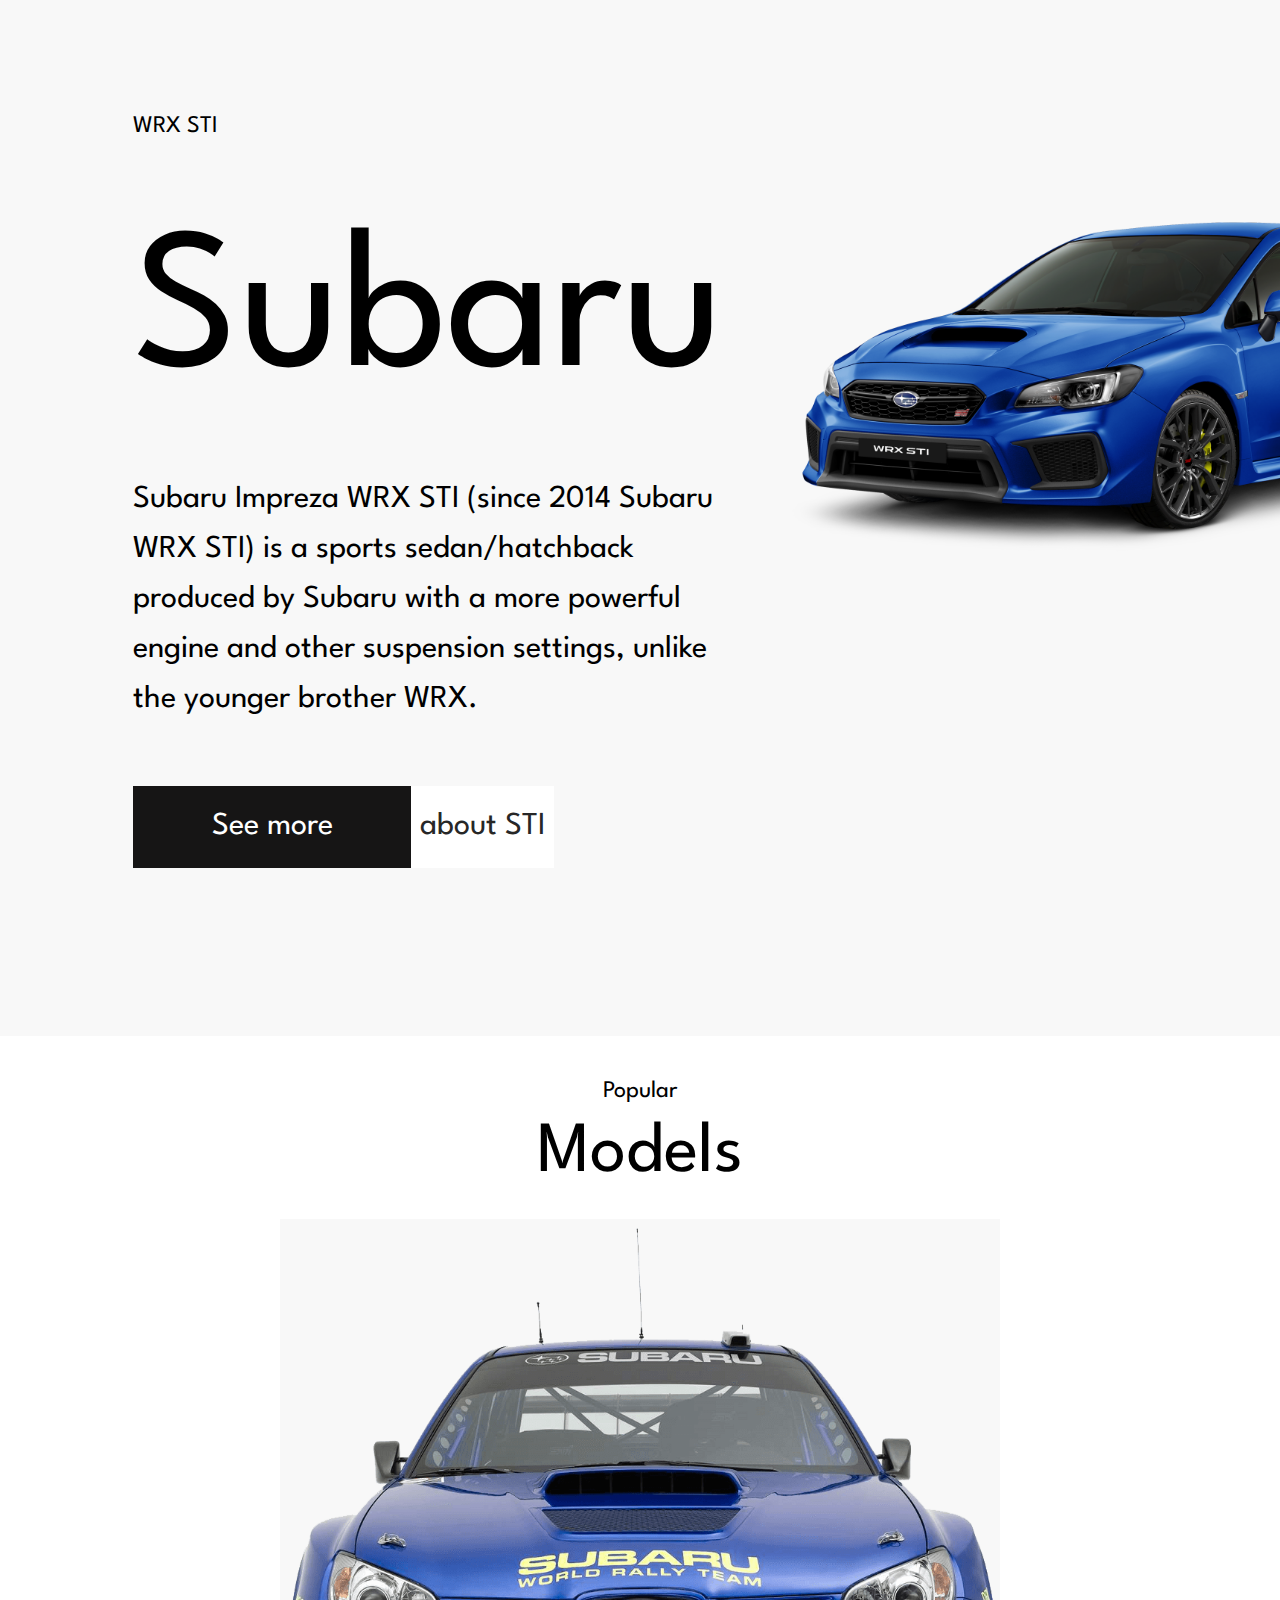
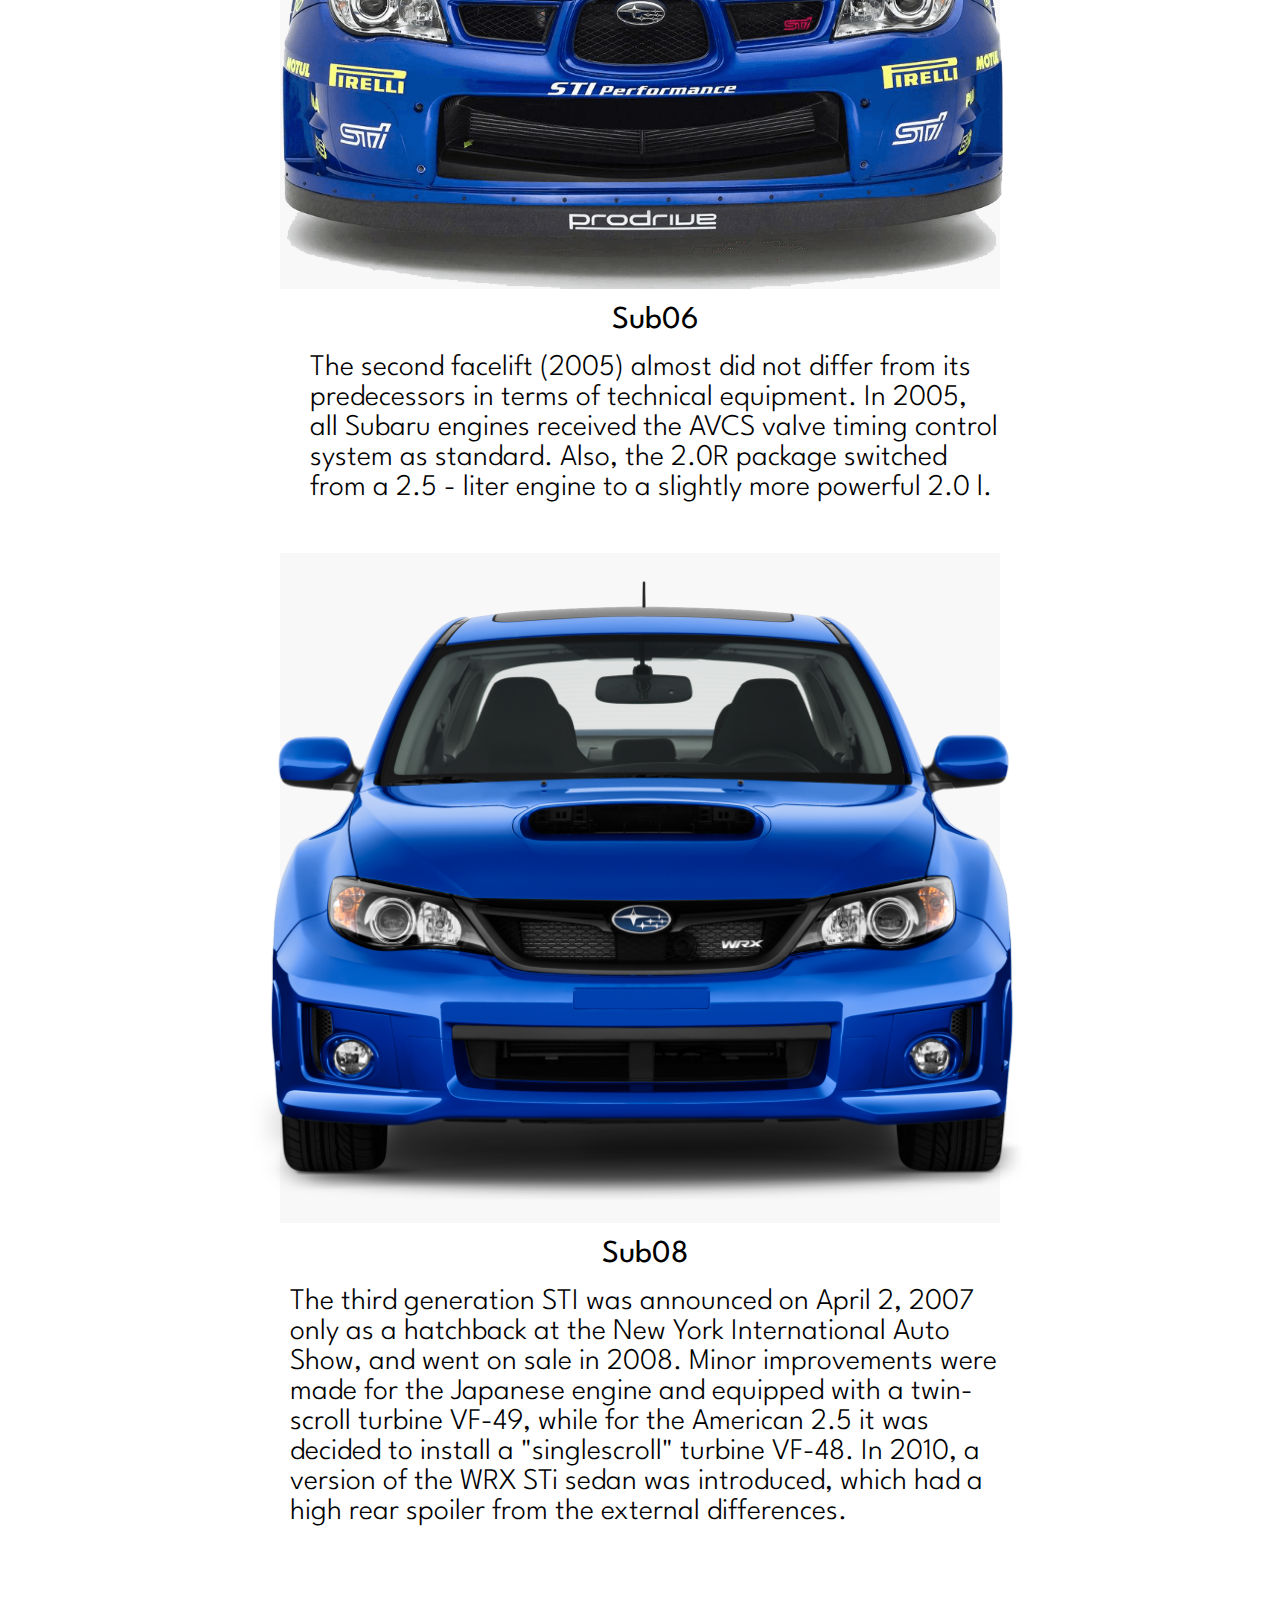
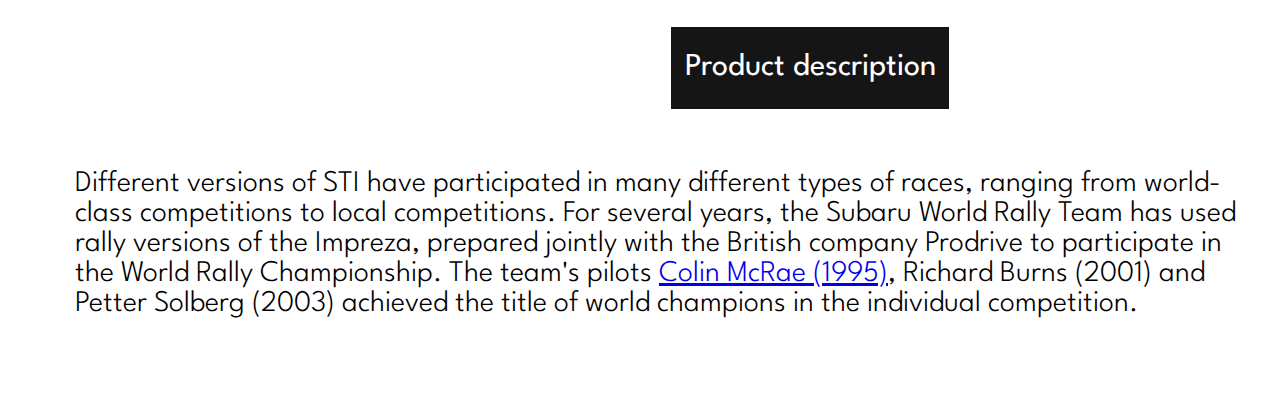
<file: index.html>
<!DOCTYPE html>
<html lang="en">
<head>
    <meta charset="UTF-8">
    <meta http-equiv="X-UA-Compatible" content="IE=edge">
    <meta name="viewport" content="width=device-width, initial-scale=1.0">
    <title>Subaru</title>
    <link rel="preconnect" href="https://fonts.googleapis.com">
<link rel="preconnect" href="https://fonts.gstatic.com" crossorigin>
<link href="https://fonts.googleapis.com/css2?family=League+Spartan:wght@300;400;700&display=swap" rel="stylesheet">
<link rel="stylesheet" href="index.css">
</head>
<body>
    <Header class="header">
        <div class="header-container">
        <div>
            <h1 class="header-title">WRX STI</h1>
             <p class="header-subtitle">Subaru</p>
             <p class="header-description">Subaru Impreza WRX STI (since 2014 Subaru WRX STI) is a sports sedan/hatchback produced by Subaru with a more powerful engine and other suspension settings, unlike the younger brother WRX.</p>
        
             <div class="about-wrapper">
                     <a href="index (3).html" class="about-link">See more</a>
                     <div class="about">about STI</div>
             </div>
        </div>

             <div class="header-img-wrapper">
                  <img 
                    class="header-img"
                     srcset="img/pngegg.png,
                     img/pngegg@2x.png 2x"
                     src="img/pngegg.png" 
                     alt="Model sub805">
            </div>
        </div> 
    </Header>
    <main>
        
        <p class="popular-title">Popular</p>
        <p class="models-title">Models</p>
        <div class="item-wrapper">
             <div class="item-img-wrapper">
               <img 
                 srcset="img/pngegg2.png,
                 img/pngegg2@2x.png 2x"
                 src="img/pngegg2.png" 
                 alt="Model sub06">
             </div>
             <div class="item-size">
        <h2 class="item-title">Sub06</h2>
        <p class="item-description">The second facelift (2005) almost did not differ from its predecessors in terms of technical equipment. In 2005, all Subaru engines received the AVCS valve timing control system as standard. Also, the 2.0R package switched from a 2.5 - liter engine to a slightly more powerful 2.0 l.</p>
    </div>
         </div>

         <div class="item-wrapper08">
             <div class="item-img-wrapper08">
               <img 
                 srcset="img/pngwing3.png,
                   img/pngwing3@2x.png 2x"
                 src="img/pngwing3.png" 
                 alt="Model sub08">
             </div>
             <div class="item-size08">
       <h2 class="item-title08">Sub08</h2>
       <p class="item-description08">The third generation STI was announced on April 2, 2007 only as a hatchback at the New York International Auto Show, and went on sale in 2008. Minor improvements were made for the Japanese engine and equipped with a twin-scroll turbine VF-49, while for the American 2.5 it was decided to install a "singlescroll" turbine VF-48. In 2010, a version of the WRX STi sedan was introduced, which had a high rear spoiler from the external differences.</p>
             </div>    
    </div>
    
     
        <div class="about-wrapper08">
             <p class="product-title">Product description</p>
        </div>
        <div>
         <p class="description-title">Different versions of STI have participated in many different types of races, ranging from world-class competitions to local competitions. For several years, the Subaru World Rally Team has used rally versions of the Impreza, prepared jointly with the British company Prodrive to participate in the World Rally Championship. The team's pilots <a href="https://ru.wikipedia.org/wiki/Макрей,_Колин"> Colin McRae (1995)</a>, Richard Burns (2001) and Petter Solberg (2003) achieved the title of world champions in the individual competition.</p>
    </div>
    </main>
</body>
         <div style="margin-bottom: 60px"></div>
</html>
</file>
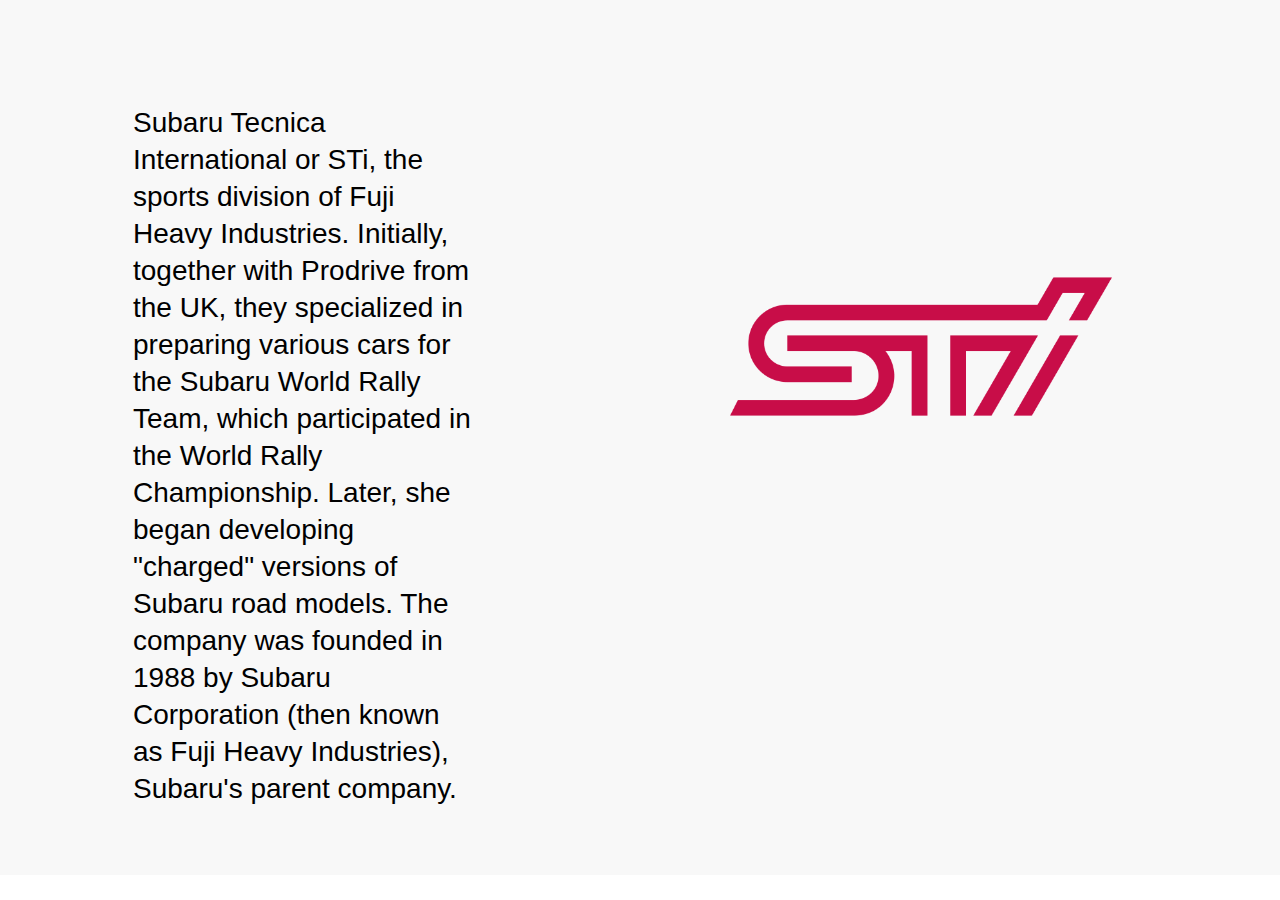
<file: index (3).html>
<!DOCTYPE html>
<html lang="en">
<head>
    <meta charset="UTF-8">
    <meta http-equiv="X-UA-Compatible" content="IE=edge">
    <meta name="viewport" content="width=device-width, initial-scale=1.0">
    <link rel="stylesheet" href="index (2).css">
    <title>Subaru WRX STI</title>
</head>
<body>
    
    <Header class="header">
        <div class="header-container">
        <div>
             <p class="header-description">Subaru Tecnica International or STi, the sports division of Fuji Heavy Industries. Initially, together with Prodrive from the UK, they specialized in preparing various cars for the Subaru World Rally Team, which participated in the World Rally Championship. Later, she began developing "charged" versions of Subaru road models. The company was founded in 1988 by Subaru Corporation (then known as Fuji Heavy Industries), Subaru's parent company.</p>
        
            </div>

                 <div class="header-img-wrapper">
                      <img 
                         class="header-img"
                         srcset="img/pngwing4.png,
                         img/pngwing4@2x.png 2x"
                         src="img/pngwing4.png" 
                         alt="Model STI">
                 </div>
             </div> 
    </Header>

</body>
</html>
</file>
<file: index.css>
html {
    box-sizing: border-box;
    font-size: 16px;
  }
  
  *, *:before, *:after {
    box-sizing: inherit;
  }
  
  body, h1, h2, h3, h4, h5, h6, p, ol, ul {
    margin: 0;
    padding: 0;
    font-weight: normal;
  }
  
  ol, ul {
    list-style: none;
  }
  

body {
    font-family: 'League Spartan', sans-serif;
}

.header-container {
    display: flex;
    width: 1440px;
    padding-top: 104px;
    padding-left: 133px;
    padding-right: 133px;
    padding-bottom: 168px;
    background-color: #f8f8f8;
    margin-bottom: -10px;
}

.header-title {
    margin-bottom: 53px;
    font-size: 24px;
    line-height: 45px;
    font-weight: 300px;
}

.header-subtitle {
    margin-bottom: 43px;    
    font-size: 200px;
    line-height: 230px;

}

.header-description {
    margin-bottom: 61px;
    font-size: 32px;
    line-height: 50px;
} 

.about-wrapper {
    display: flex;
}

.about-link {
    display: block;
    width: 278px;
    height: 82px;
    background-color: #161515;
    color: #ffffff;
    text-decoration: none;
    font-size: 32px;
    line-height: 82px;
    text-align: center;
}

.about {
    width: 143px;
    height: 82px;
    background-color: #ffffff;
    color: #272727;
    text-decoration: none;
    font-size: 32px;
    line-height: 82px;
    text-align: center;
}

.header-img {
    display: block;
    width: 772px;
    margin-top: 40px;
    margin-left: 30px;
}

.popular-title {
    text-align: center;
    font-size: 24px;
    line-height: 45px;
    margin-top: 43px;
    font-weight: 300px;
}

.models-title {
    text-align: center;
    font-size: 72px;
    line-height: 81px;
    font-weight: 400px;
    margin-bottom: 24px;
}

.item-wrapper {
    margin: 0 auto;
    width: 720px;
}

.item-img-wrapper {
   display: flex;
   justify-content: center;
   width: 720px;
   height: 670px;
   background-color: #f8f8f8;
   margin-bottom: 17px;
}

.item-size {
    margin-left: 30px;
    margin-bottom: 50px;
}

.item-title {
    font-size: 32px;
    line-height: 30px;
    margin-bottom: 17px;
    text-align: center;
    font-weight: 400;
}

.item-description {
    font-size: 30px;
    line-height: 30px;
    font-weight: 300;
}

.item-wrapper08 {
    margin: 0 auto;
    width: 720px;
}

.item-img-wrapper08 {
    display: flex;
   justify-content: center;
   width: 720px;
   height: 670px;
   background-color: #f8f8f8;
   margin-bottom: 17px;
}

.item-title08 {
    font-size: 32px;
    line-height: 30px;
    margin-bottom: 17px;
    text-align: center;
    font-weight: 400;
}

.item-description08 {
    font-size: 30px;
    line-height: 30px;
    font-weight: 300; 
}

.item-size08 {
    margin-left: 10px;
    margin-bottom: 100px;
}


.description-title {
    font-size: 30px;
    line-height: 30px;
    font-weight: 300;
    padding: 40px;
    margin-left: 35px;
}

.about-wrapper08 {
    display: flex;
    margin-left: 671px;
}

.product-title {
    display: block;
    width: 278px;
    height: 82px;
    background-color: #161515;
    color: #ffffff;
    text-decoration: none;
    font-size: 32px;
    line-height: 82px;
    text-align: center;
    margin-bottom: 20px;
}
</file>
<file: index (2).css>
html {
    box-sizing: border-box;
    font-size: 16px;
  }
  
  *, *:before, *:after {
    box-sizing: inherit;
  }
  
  body, h1, h2, h3, h4, h5, h6, p, ol, ul {
    margin: 0;
    padding: 0;
    font-weight: normal;
  }
  
  ol, ul {
    list-style: none;
  }
  

body {
    font-family: 'League Spartan', sans-serif;
}

.header-container {
  display: flex;
  width: 1440px;
  padding-top: 104px;
  padding-left: 133px;
  padding-right: 133px;
  padding-bottom: 168px;
  background-color: #f8f8f8;
  margin-bottom: -10px;
}

.header-description {
  display: block;
  margin-bottom: -100px;
  font-size: 28px;
  line-height:37px;
} 

.header-img {
  display: block;
  width: 772px;
  margin-top: 40px;
  margin-left: 60px;
}
</file>
